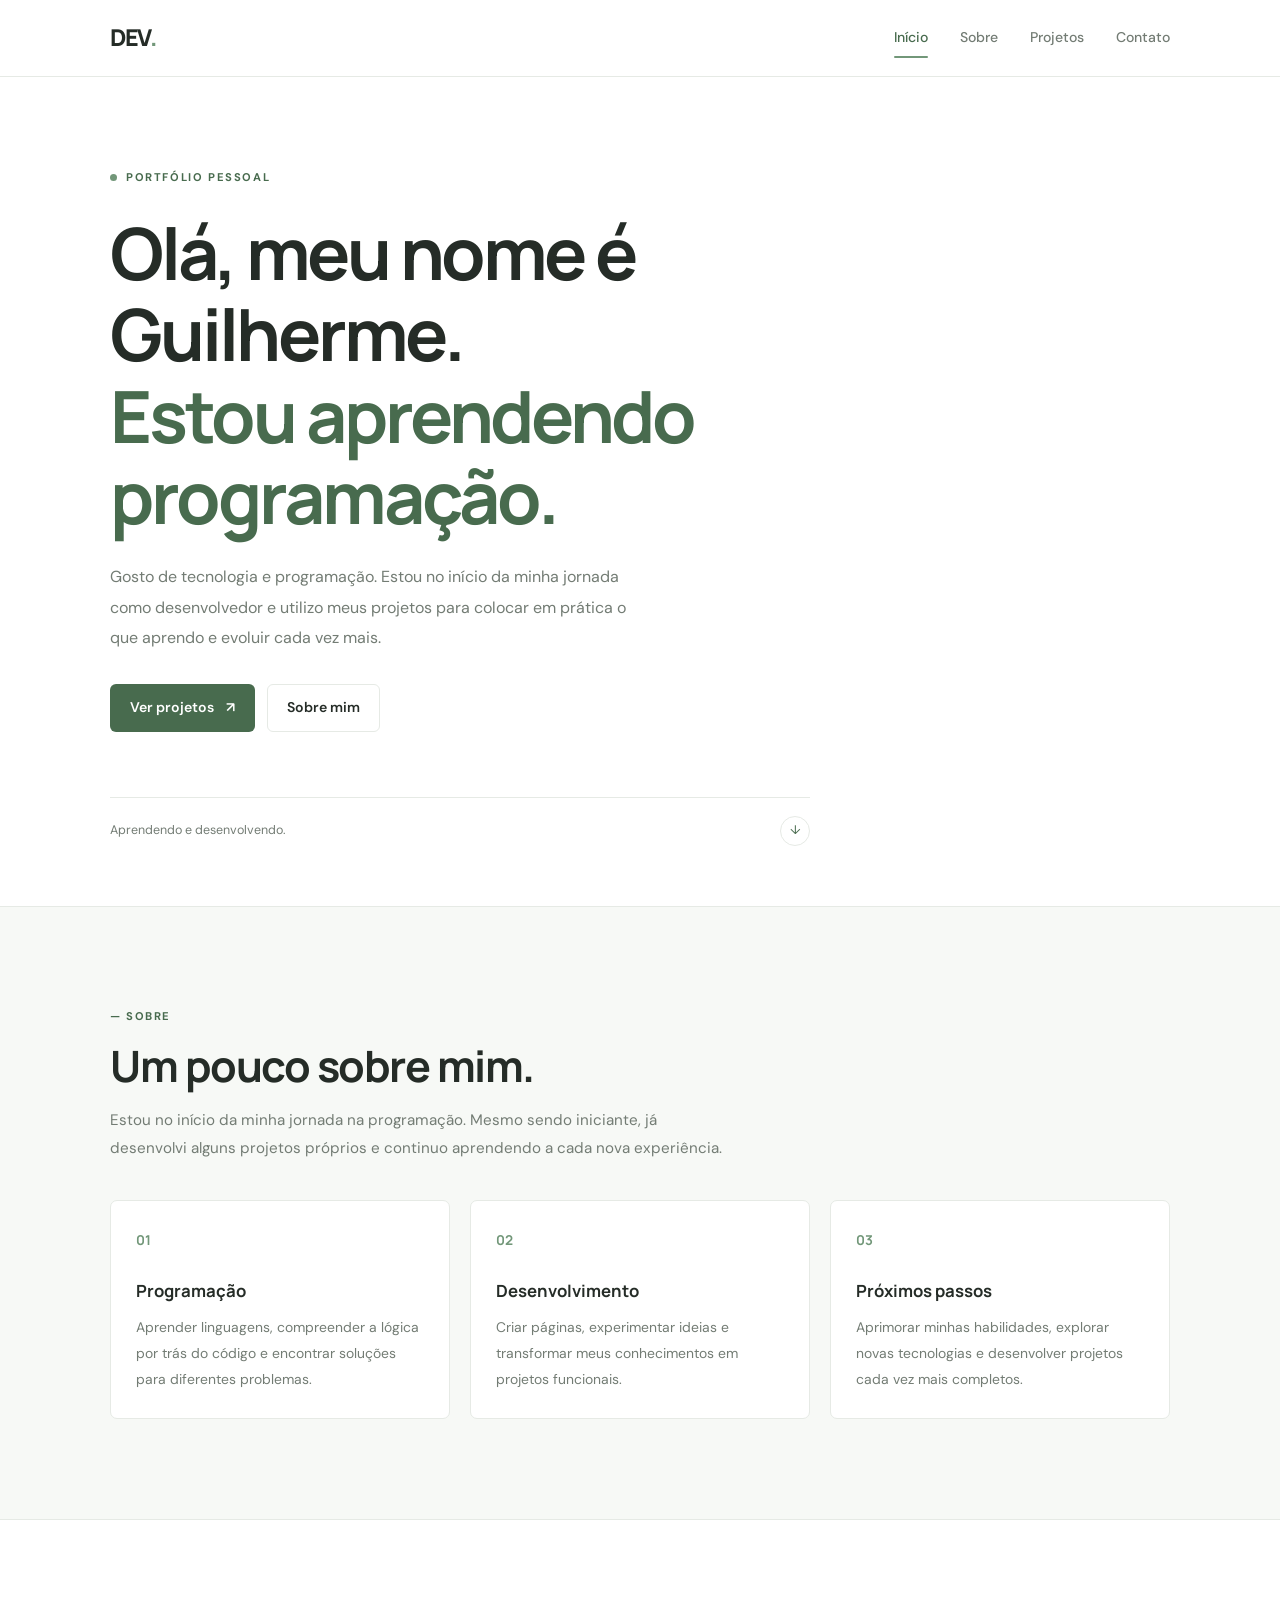
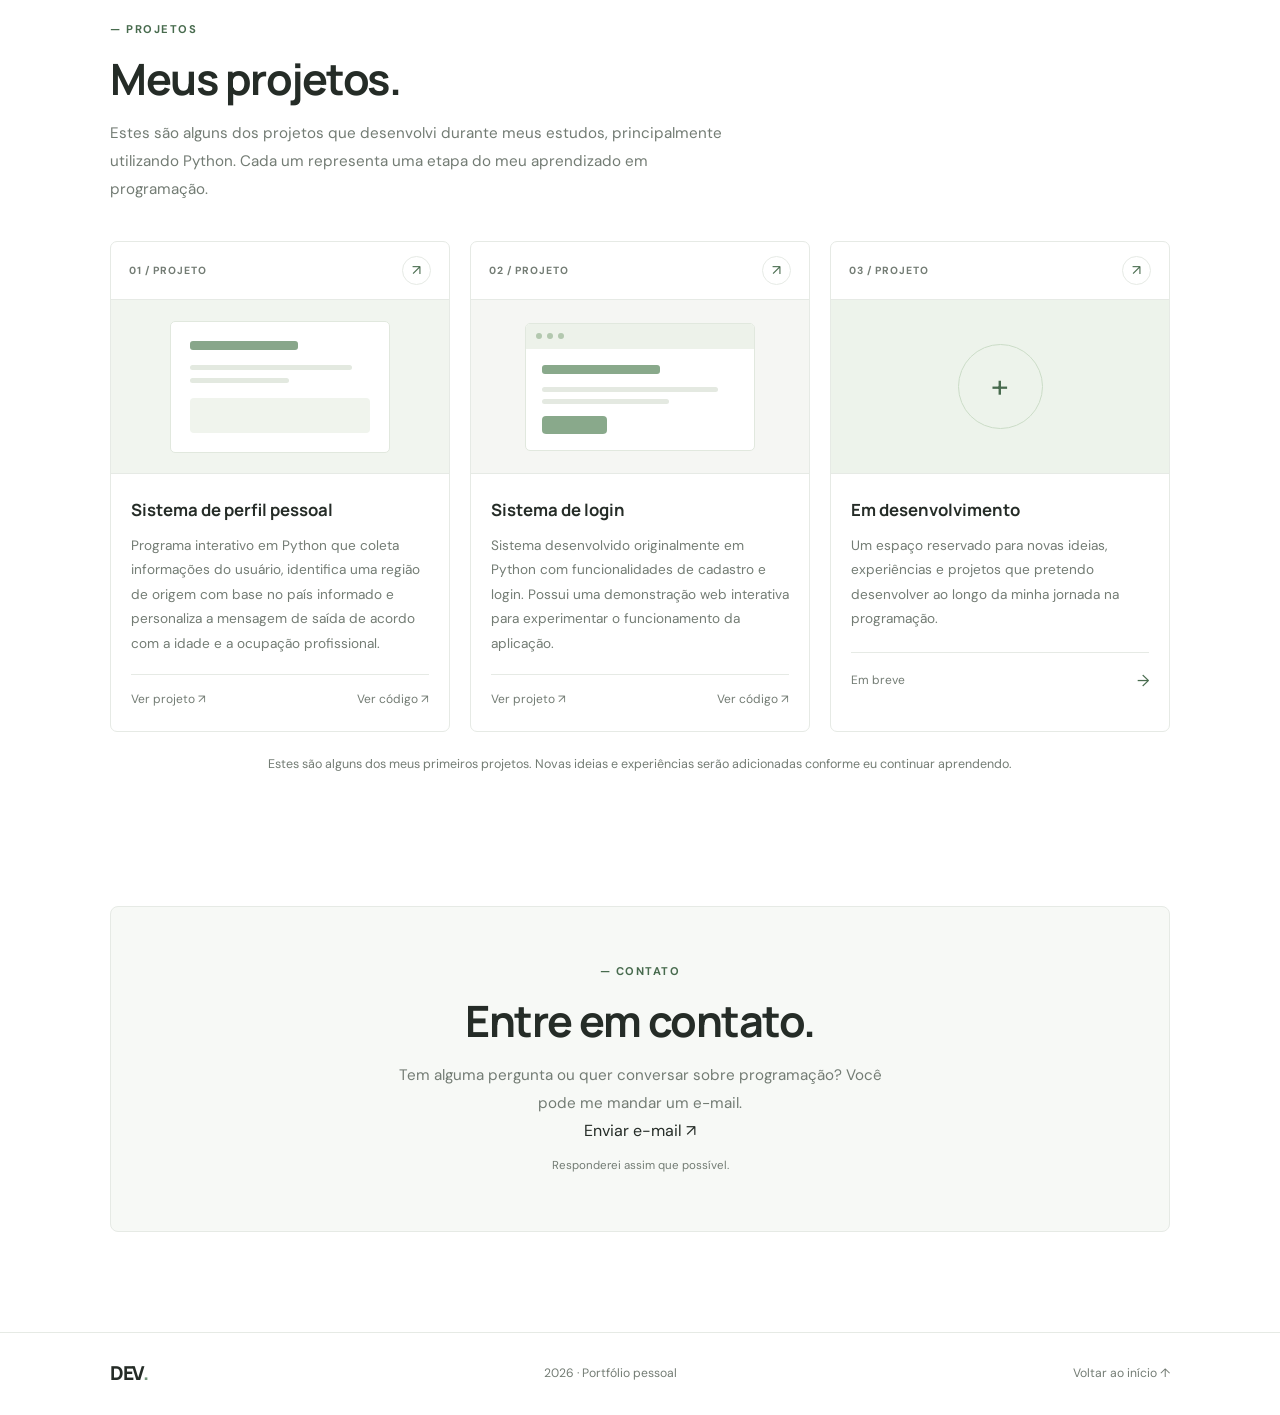
<file: index.html>
<!DOCTYPE html>
<html lang="pt-BR">

<head>
    <meta charset="UTF-8">
    <meta name="viewport" content="width=device-width, initial-scale=1.0">

    <meta
        name="description"
        content="Portfólio pessoal de Guilherme, desenvolvedor em formação. Conheça meus projetos em Python e desenvolvimento web."
    >

    <meta name="theme-color" content="#ffffff">

    <title>DEV. — Portfólio pessoal</title>

    <!-- Fontes -->
    <link rel="preconnect" href="https://fonts.googleapis.com">
    <link rel="preconnect" href="https://fonts.gstatic.com" crossorigin>

    <link
        href="https://fonts.googleapis.com/css2?family=DM+Sans:wght@400;500;600;700&family=Manrope:wght@400;500;600;700;800&display=swap"
        rel="stylesheet"
    >

    <!-- Arquivos do projeto -->
    <link rel="stylesheet" href="style.css">
    <script src="script.js" defer></script>
</head>

<body>

    <!-- Cabeçalho -->
    <header class="header">
        <div class="container header-content">

            <a href="#inicio" class="logo" aria-label="Página inicial">
                DEV<span>.</span>
            </a>

            <button
                class="menu-toggle"
                type="button"
                aria-label="Abrir menu"
                aria-expanded="false"
                aria-controls="navigation"
            >
                <span></span>
                <span></span>
            </button>

            <nav class="navigation" id="navigation" aria-label="Navegação principal">
                <a href="#inicio" class="nav-link active">Início</a>
                <a href="#sobre" class="nav-link">Sobre</a>
                <a href="#projetos" class="nav-link">Projetos</a>
                <a href="#contato" class="nav-link">Contato</a>
            </nav>

        </div>
    </header>


    <main>

        <!-- Apresentação -->
        <section class="hero section" id="inicio">
            <div class="container">

                <div class="hero-content reveal">

                    <span class="eyebrow">
                        <span class="status-dot"></span>
                        PORTFÓLIO PESSOAL
                    </span>

                    <h1>
                        Olá, meu nome é Guilherme.
                        <span>Estou aprendendo programação.</span>
                    </h1>

                    <p class="hero-description">
                        Gosto de tecnologia e programação. Estou no início
                        da minha jornada como desenvolvedor e utilizo meus
                        projetos para colocar em prática o que aprendo e
                        evoluir cada vez mais.
                    </p>

                    <div class="hero-actions">

                        <a href="#projetos" class="button button-primary">
                            Ver projetos
                            <span aria-hidden="true">↗</span>
                        </a>

                        <a href="#sobre" class="button button-secondary">
                            Sobre mim
                        </a>

                    </div>

                    <div class="hero-footer">
                        <span>Aprendendo e desenvolvendo.</span>

                        <a
                            href="#sobre"
                            aria-label="Continuar para a seção Sobre"
                        >
                            ↓
                        </a>
                    </div>

                </div>

            </div>
        </section>


        <!-- Sobre mim -->
        <section class="section about-section" id="sobre">
            <div class="container">

                <div class="section-heading reveal">
                    <span class="section-label">— SOBRE</span>

                    <h2>Um pouco sobre mim.</h2>

                    <p>
                        Estou no início da minha jornada na programação.
                        Mesmo sendo iniciante, já desenvolvi alguns projetos
                        próprios e continuo aprendendo a cada nova experiência.
                    </p>
                </div>

                <div class="about-grid">

                    <!-- Card 1 -->
                    <article class="about-card reveal">
                        <span class="card-number">01</span>

                        <h3>Programação</h3>

                        <p>
                            Aprender linguagens, compreender a lógica por
                            trás do código e encontrar soluções para
                            diferentes problemas.
                        </p>
                    </article>

                    <!-- Card 2 -->
                    <article class="about-card reveal">
                        <span class="card-number">02</span>

                        <h3>Desenvolvimento</h3>

                        <p>
                            Criar páginas, experimentar ideias e transformar
                            meus conhecimentos em projetos funcionais.
                        </p>
                    </article>

                    <!-- Card 3 -->
                    <article class="about-card reveal">
                        <span class="card-number">03</span>

                        <h3>Próximos passos</h3>

                        <p>
                            Aprimorar minhas habilidades, explorar novas
                            tecnologias e desenvolver projetos cada vez
                            mais completos.
                        </p>
                    </article>

                </div>

            </div>
        </section>


        <!-- Projetos -->
        <section class="section projects-section" id="projetos">
            <div class="container">

                <div class="section-heading reveal">
                    <span class="section-label">— PROJETOS</span>

                    <h2>Meus projetos.</h2>

                    <p>
                        Estes são alguns dos projetos que desenvolvi
                        durante meus estudos, principalmente utilizando
                        Python. Cada um representa uma etapa do meu
                        aprendizado em programação.
                    </p>
                </div>

                <div class="projects-grid">

                    <!-- Projeto 1: Sistema de perfil pessoal -->
                    <article class="project-card reveal">

                        <div class="project-top">
                            <span class="project-type">01 / PROJETO</span>

                            <span class="project-icon" aria-hidden="true">
                                ↗
                            </span>
                        </div>

                        <div class="project-preview preview-one">
                            <div class="preview-sheet">
                                <div class="sheet-heading"></div>
                                <div class="sheet-line"></div>
                                <div class="sheet-line short"></div>
                                <div class="sheet-block"></div>
                            </div>
                        </div>

                        <div class="project-info">
                            <h3>Sistema de perfil pessoal</h3>

                            <p>
                                Programa interativo em Python que coleta
                                informações do usuário, identifica uma
                                região de origem com base no país informado
                                e personaliza a mensagem de saída de acordo
                                com a idade e a ocupação profissional.
                            </p>

                            <div class="project-footer">

                                <a
                                    href="projeto-perfil.html"
                                    class="project-link"
                                >
                                    Ver projeto ↗
                                </a>

                                <a
                                    href="https://github.com/Nefele-coisinha/meus-estudos-python/blob/main/meus%20estudos%20python/questionario.py"
                                    class="project-link secondary"
                                    target="_blank"
                                    rel="noopener noreferrer"
                                >
                                    Ver código ↗
                                </a>

                            </div>
                        </div>

                    </article>


                    <!-- Projeto 2: Sistema de login -->
                    <article class="project-card reveal">

                        <div class="project-top">
                            <span class="project-type">02 / PROJETO</span>

                            <span class="project-icon" aria-hidden="true">
                                ↗
                            </span>
                        </div>

                        <div class="project-preview preview-two">
                            <div class="preview-window">

                                <div class="window-header">
                                    <span></span>
                                    <span></span>
                                    <span></span>
                                </div>

                                <div class="window-body">
                                    <div class="window-title"></div>
                                    <div class="window-line"></div>
                                    <div class="window-line short"></div>
                                    <div class="window-button"></div>
                                </div>

                            </div>
                        </div>

                        <div class="project-info">
                            <h3>Sistema de login</h3>

                            <p>
                                Sistema desenvolvido originalmente em Python
                                com funcionalidades de cadastro e login.
                                Possui uma demonstração web interativa para
                                experimentar o funcionamento da aplicação.
                            </p>

                            <div class="project-footer">

                                <a
                                    href="projeto-login.html"
                                    class="project-link"
                                >
                                    Ver projeto ↗
                                </a>

                                <a
                                    href="https://github.com/Nefele-coisinha/meus-estudos-python/blob/main/meus%20estudos%20python/login.py"
                                    class="project-link secondary"
                                    target="_blank"
                                    rel="noopener noreferrer"
                                >
                                    Ver código ↗
                                </a>

                            </div>
                        </div>

                    </article>


                    <!-- Projeto 3: Em desenvolvimento -->
                    <article class="project-card reveal">

                        <div class="project-top">
                            <span class="project-type">03 / PROJETO</span>

                            <span class="project-icon" aria-hidden="true">
                                ↗
                            </span>
                        </div>

                        <div class="project-preview preview-three">
                            <div class="preview-circle">
                                <span>+</span>
                            </div>
                        </div>

                        <div class="project-info">
                            <h3>Em desenvolvimento</h3>

                            <p>
                                Um espaço reservado para novas ideias,
                                experiências e projetos que pretendo
                                desenvolver ao longo da minha jornada
                                na programação.
                            </p>

                            <div class="project-footer">
                                <span>Em breve</span>

                                <span
                                    class="project-arrow"
                                    aria-hidden="true"
                                >
                                    →
                                </span>
                            </div>
                        </div>

                    </article>

                </div>

                <p class="projects-note reveal">
                    Estes são alguns dos meus primeiros projetos.
                    Novas ideias e experiências serão adicionadas
                    conforme eu continuar aprendendo.
                </p>

            </div>
        </section>


        <!-- Contato -->
        <section class="section contact-section" id="contato">
            <div class="container">

                <div class="contact-content reveal">

                    <span class="section-label">— CONTATO</span>

                    <h2>Entre em contato.</h2>

                    <p>
                        Tem alguma pergunta ou quer conversar sobre
                        programação? Você pode me mandar um e-mail.
                    </p>

                    <a
                        
                        href="https://mail.google.com/mail/?view=cm&fs=1&to=ripdiscord62@gmail.com"
                         class="contact-button"
                         target="_blank"
                        rel="noopener noreferrer"
                    >
                        Enviar e-mail
                    </a>
                        <span aria-hidden="true">↗</span>
                    </a>

                    <span class="contact-note">
                        Responderei assim que possível.
                    </span>

                </div>

            </div>
        </section>

    </main>


    <!-- Rodapé -->
    <footer class="footer">
        <div class="container footer-content">

            <a href="#inicio" class="logo" aria-label="Voltar ao início">
                DEV<span>.</span>
            </a>

            <p>
                <span id="current-year"></span>
                · Portfólio pessoal
            </p>

            <a href="#inicio" class="back-to-top">
                Voltar ao início ↑
            </a>

        </div>
    </footer>

</body>
</html>
</file>
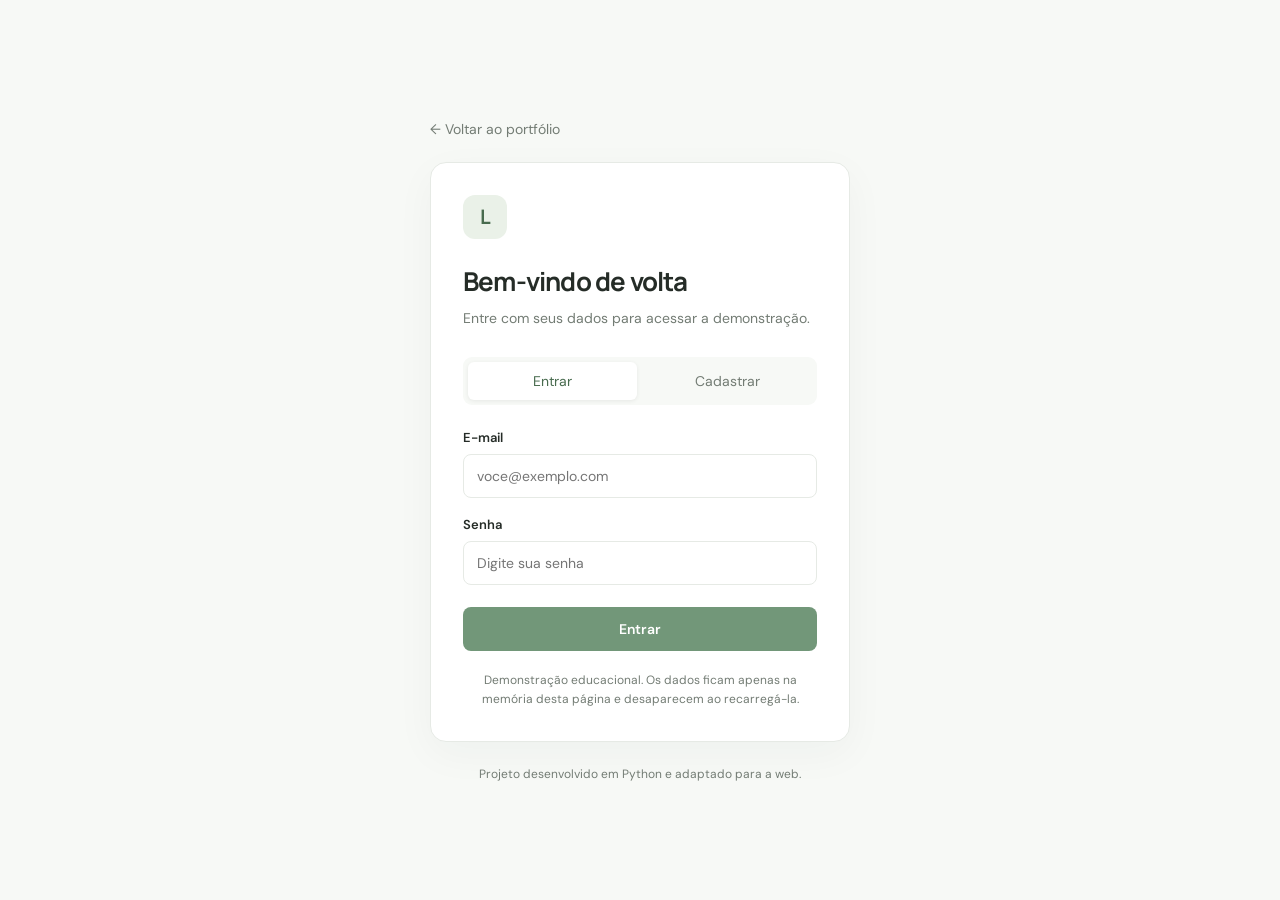
<file: projeto-login.html>
<!DOCTYPE html>
<html lang="pt-BR">
<head>
    <meta charset="UTF-8">
    <meta name="viewport" content="width=device-width, initial-scale=1.0">

    <title>Sistema de Login | Meu Portfólio</title>

    <link rel="preconnect" href="https://fonts.googleapis.com">
    <link rel="preconnect" href="https://fonts.gstatic.com" crossorigin>

    <link href="https://fonts.googleapis.com/css2?family=DM+Sans:wght@400;500;600;700&family=Manrope:wght@400;500;600;700&display=swap" rel="stylesheet">

    <style>
        :root {
            --background: #f7f9f6;
            --surface: #ffffff;
            --text: #252c27;
            --text-muted: #737c74;
            --green: #729779;
            --green-dark: #486b4e;
            --green-soft: #eaf1e8;
            --border: #e6eae5;
        }

        * {
            margin: 0;
            padding: 0;
            box-sizing: border-box;
        }

        body {
            min-height: 100vh;
            padding: 32px 20px;
            display: flex;
            align-items: center;
            justify-content: center;
            background: var(--background);
            color: var(--text);
            font-family: "DM Sans", sans-serif;
        }

        .container {
            width: 100%;
            max-width: 420px;
        }

        .back-link {
            display: inline-block;
            margin-bottom: 24px;
            color: var(--text-muted);
            text-decoration: none;
            font-size: 14px;
            transition: color 0.2s;
        }

        .back-link:hover {
            color: var(--green-dark);
        }

        .login-card {
            padding: 32px;
            background: var(--surface);
            border: 1px solid var(--border);
            border-radius: 16px;
            box-shadow: 0 12px 40px rgba(37, 44, 39, 0.04);
        }

        .brand {
            width: 44px;
            height: 44px;
            display: grid;
            place-items: center;
            margin-bottom: 24px;
            border-radius: 12px;
            background: var(--green-soft);
            color: var(--green-dark);
            font-family: "Manrope", sans-serif;
            font-size: 20px;
            font-weight: 700;
        }

        h1 {
            margin-bottom: 8px;
            font-family: "Manrope", sans-serif;
            font-size: 26px;
            font-weight: 700;
            letter-spacing: -0.8px;
        }

        .subtitle {
            margin-bottom: 28px;
            color: var(--text-muted);
            font-size: 14px;
            line-height: 1.6;
        }

        .tabs {
            display: grid;
            grid-template-columns: 1fr 1fr;
            gap: 6px;
            padding: 5px;
            margin-bottom: 24px;
            border-radius: 9px;
            background: var(--background);
        }

        .tab {
            padding: 10px;
            border: none;
            border-radius: 6px;
            background: transparent;
            color: var(--text-muted);
            font-family: inherit;
            font-size: 14px;
            cursor: pointer;
            transition: background 0.2s, color 0.2s;
        }

        .tab.active {
            background: white;
            color: var(--green-dark);
            box-shadow: 0 1px 4px rgba(0, 0, 0, 0.07);
        }

        .field {
            margin-bottom: 18px;
        }

        label {
            display: block;
            margin-bottom: 8px;
            font-size: 13px;
            font-weight: 600;
        }

        input {
            width: 100%;
            padding: 12px 13px;
            border: 1px solid var(--border);
            border-radius: 8px;
            outline: none;
            background: white;
            color: var(--text);
            font-family: inherit;
            font-size: 14px;
            transition: border-color 0.2s, box-shadow 0.2s;
        }

        input:focus {
            border-color: var(--green);
            box-shadow: 0 0 0 3px rgba(114, 151, 121, 0.12);
        }

        .submit-button {
            width: 100%;
            margin-top: 4px;
            padding: 13px;
            border: none;
            border-radius: 8px;
            background: var(--green);
            color: white;
            font-family: inherit;
            font-size: 14px;
            font-weight: 600;
            cursor: pointer;
            transition: background 0.2s, transform 0.2s;
        }

        .submit-button:hover {
            background: var(--green-dark);
        }

        .submit-button:active {
            transform: scale(0.99);
        }

        .message {
            display: none;
            margin-top: 18px;
            padding: 12px;
            border-radius: 8px;
            font-size: 13px;
            line-height: 1.5;
            overflow-wrap: anywhere;
        }

        .message.success {
            display: block;
            background: var(--green-soft);
            color: var(--green-dark);
        }

        .message.error {
            display: block;
            background: #fff0ee;
            color: #a33f35;
        }

        .demo-note {
            margin-top: 20px;
            color: var(--text-muted);
            font-size: 12px;
            line-height: 1.6;
            text-align: center;
        }

        .footer {
            margin-top: 24px;
            color: var(--text-muted);
            font-size: 12px;
            text-align: center;
        }

        @media (max-width: 420px) {
            .login-card {
                padding: 24px;
            }
        }
    </style>
</head>

<body>
    <main class="container">
        <a href="index.html#projetos" class="back-link">
            ← Voltar ao portfólio
        </a>

        <section class="login-card">
            <div class="brand">L</div>

            <h1 id="title">Bem-vindo de volta</h1>

            <p class="subtitle" id="subtitle">
                Entre com seus dados para acessar a demonstração.
            </p>

            <div class="tabs">
                <button class="tab active" id="loginTab" type="button">
                    Entrar
                </button>

                <button class="tab" id="registerTab" type="button">
                    Cadastrar
                </button>
            </div>

            <form id="authForm">
                <div class="field">
                    <label for="email">E-mail</label>

                    <input
                        type="email"
                        id="email"
                        placeholder="voce@exemplo.com"
                        autocomplete="email"
                        required
                    >
                </div>

                <div class="field">
                    <label for="password">Senha</label>

                    <input
                        type="password"
                        id="password"
                        placeholder="Digite sua senha"
                        autocomplete="current-password"
                        required
                    >
                </div>

                <button class="submit-button" id="submitButton" type="submit">
                    Entrar
                </button>
            </form>

            <div class="message" id="message" role="status" aria-live="polite"></div>

            <p class="demo-note">
                Demonstração educacional. Os dados ficam apenas na memória
                desta página e desaparecem ao recarregá-la.
            </p>
        </section>

        <p class="footer">
            Projeto desenvolvido em Python e adaptado para a web.
        </p>
    </main>

    <script>
        const usuarios = {};
        const maxTentativas = 3;

        let modo = "login";
        let tentativas = 0;

        const form = document.getElementById("authForm");
        const loginTab = document.getElementById("loginTab");
        const registerTab = document.getElementById("registerTab");
        const title = document.getElementById("title");
        const subtitle = document.getElementById("subtitle");
        const submitButton = document.getElementById("submitButton");
        const message = document.getElementById("message");
        const emailInput = document.getElementById("email");
        const passwordInput = document.getElementById("password");

        function mostrarMensagem(texto, tipo) {
            message.textContent = texto;
            message.className = "message " + tipo;
        }

        function limparMensagem() {
            message.textContent = "";
            message.className = "message";
        }

        function mudarModo(novoModo) {
            modo = novoModo;
            limparMensagem();

            loginTab.classList.toggle("active", modo === "login");
            registerTab.classList.toggle("active", modo === "cadastro");

            if (modo === "login") {
                title.textContent = "Bem-vindo de volta";
                subtitle.textContent =
                    "Entre com seus dados para acessar a demonstração.";
                submitButton.textContent = "Entrar";
                passwordInput.autocomplete = "current-password";
            } else {
                title.textContent = "Criar conta";
                subtitle.textContent =
                    "Preencha os campos para cadastrar um usuário de teste.";
                submitButton.textContent = "Cadastrar";
                passwordInput.autocomplete = "new-password";
            }
        }

        loginTab.addEventListener("click", () => mudarModo("login"));
        registerTab.addEventListener("click", () => mudarModo("cadastro"));

        form.addEventListener("submit", function(event) {
            event.preventDefault();

            const email = emailInput.value.trim().toLowerCase();
            const senha = passwordInput.value;

            if (!email || !senha.trim()) {
                mostrarMensagem(
                    "E-mail e senha são obrigatórios.",
                    "error"
                );
                return;
            }

            if (modo === "cadastro") {
                if (usuarios[email]) {
                    mostrarMensagem(
                        "Já existe um usuário cadastrado com esse e-mail.",
                        "error"
                    );
                    return;
                }

                usuarios[email] = senha;

                mostrarMensagem(
                    "Usuário cadastrado com sucesso! Agora você pode entrar.",
                    "success"
                );

                form.reset();
                mudarModo("login");
                return;
            }

            if (tentativas >= maxTentativas) {
                mostrarMensagem(
                    "Limite de tentativas demonstrativas atingido. Recarregue a página para reiniciar.",
                    "error"
                );
                return;
            }

            if (!usuarios[email] || usuarios[email] !== senha) {
                tentativas++;

                const restantes = maxTentativas - tentativas;

                if (restantes > 0) {
                    mostrarMensagem(
                        `E-mail ou senha incorretos. Tentativas restantes: ${restantes}.`,
                        "error"
                    );
                } else {
                    mostrarMensagem(
                        "Limite de tentativas atingido. Recarregue a página para reiniciar.",
                        "error"
                    );
                }

                return;
            }

            mostrarMensagem(
                `Login bem-sucedido! Você entrou como ${email}.`,
                "success"
            );

            form.reset();
        });
    </script>
</body>
</html>
</file>
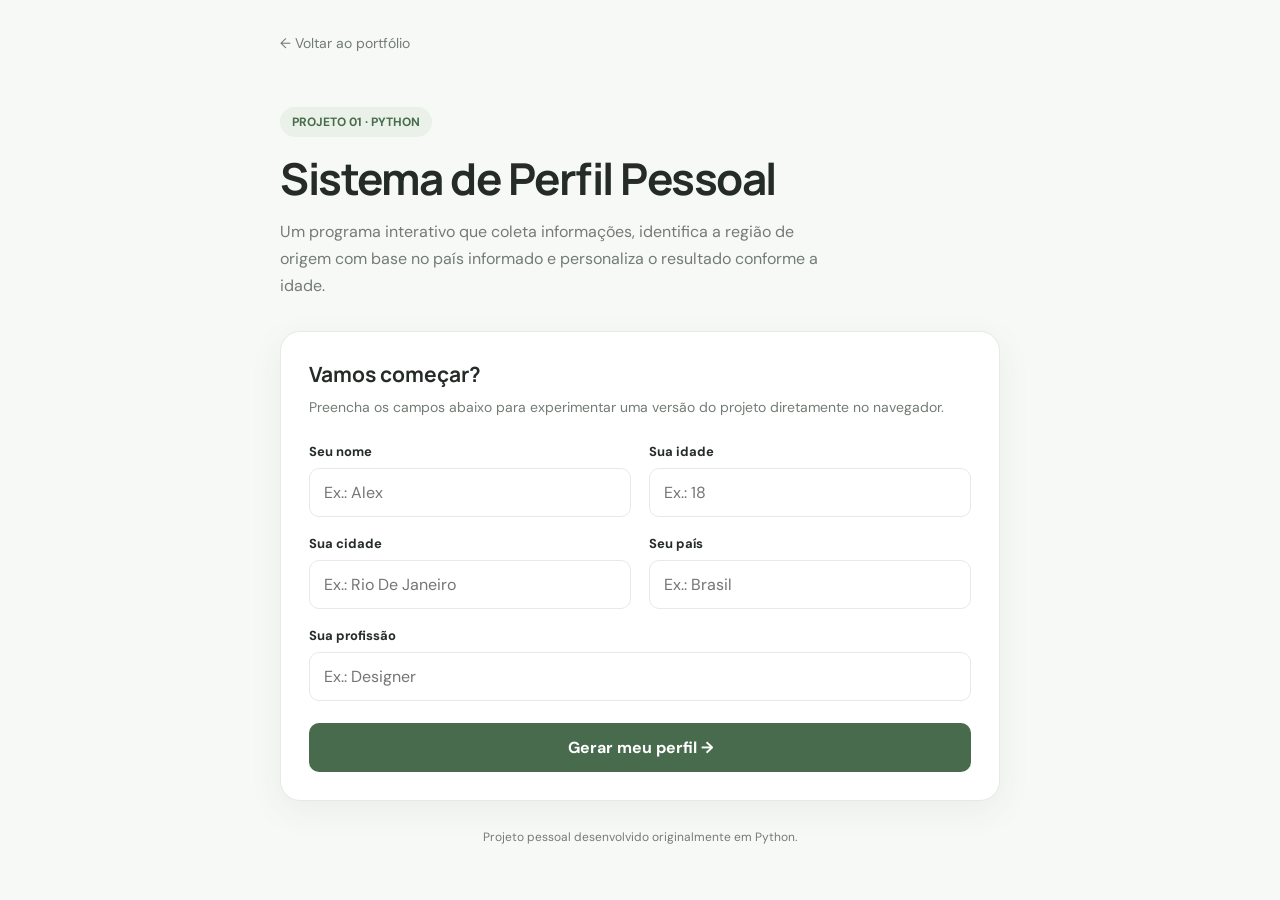
<file: projeto-perfil.html>
<!DOCTYPE html>
<html lang="pt-BR">
<head>
    <meta charset="UTF-8">
    <meta name="viewport" content="width=device-width, initial-scale=1.0">

    <title>Sistema de Perfil Pessoal</title>

    <link rel="preconnect" href="https://fonts.googleapis.com">
    <link rel="preconnect" href="https://fonts.gstatic.com" crossorigin>

    <link href="https://fonts.googleapis.com/css2?family=DM+Sans:wght@400;500;600;700&family=Manrope:wght@400;500;600;700;800&display=swap"
          rel="stylesheet">

    <style>
        :root {
            --background: #f7f9f6;
            --surface: #ffffff;
            --text: #252c27;
            --muted: #737c74;
            --green: #729779;
            --green-dark: #486b4e;
            --green-soft: #eaf1e8;
            --border: #e6eae5;
        }

        * {
            margin: 0;
            padding: 0;
            box-sizing: border-box;
        }

        body {
            min-height: 100vh;
            padding: 32px 20px;
            background: var(--background);
            color: var(--text);
            font-family: "DM Sans", sans-serif;
        }

        a {
            color: inherit;
            text-decoration: none;
        }

        .container {
            width: 100%;
            max-width: 720px;
            margin: 0 auto;
        }

        .back {
            display: inline-flex;
            align-items: center;
            gap: 8px;
            color: var(--muted);
            font-size: 14px;
            transition: color 0.2s;
        }

        .back:hover {
            color: var(--green-dark);
        }

        header {
            margin: 54px 0 32px;
        }

        .tag {
            display: inline-block;
            margin-bottom: 16px;
            padding: 7px 12px;
            border-radius: 100px;
            background: var(--green-soft);
            color: var(--green-dark);
            font-size: 12px;
            font-weight: 700;
        }

        h1, h2 {
            font-family: "Manrope", sans-serif;
        }

        h1 {
            margin-bottom: 14px;
            font-size: clamp(30px, 6vw, 44px);
            line-height: 1.15;
            letter-spacing: -1.5px;
        }

        header p {
            max-width: 540px;
            color: var(--muted);
            line-height: 1.7;
        }

        .panel {
            padding: 28px;
            border: 1px solid var(--border);
            border-radius: 20px;
            background: var(--surface);
            box-shadow: 0 10px 35px #253c2910;
        }

        .panel h2 {
            margin-bottom: 8px;
            font-size: 21px;
        }

        .description {
            margin-bottom: 24px;
            color: var(--muted);
            font-size: 14px;
            line-height: 1.6;
        }

        .form-grid {
            display: grid;
            grid-template-columns: 1fr 1fr;
            gap: 18px;
        }

        .field {
            display: flex;
            flex-direction: column;
            gap: 8px;
        }

        .field.full {
            grid-column: 1 / -1;
        }

        label {
            font-size: 13px;
            font-weight: 700;
        }

        input {
            width: 100%;
            padding: 13px 14px;
            border: 1px solid var(--border);
            border-radius: 10px;
            outline: none;
            background: #fff;
            color: var(--text);
            font: inherit;
            transition: border-color 0.2s, box-shadow 0.2s;
        }

        input:focus {
            border-color: var(--green);
            box-shadow: 0 0 0 3px #72977920;
        }

        button {
            width: 100%;
            margin-top: 22px;
            padding: 14px;
            border: none;
            border-radius: 10px;
            background: var(--green-dark);
            color: white;
            font: inherit;
            font-weight: 700;
            cursor: pointer;
            transition: background 0.2s, transform 0.2s;
        }

        button:hover {
            background: var(--green);
            transform: translateY(-2px);
        }

        .result {
            display: none;
            margin-top: 24px;
            padding: 20px;
            border: 1px solid #d9e7d7;
            border-radius: 12px;
            background: var(--green-soft);
            line-height: 1.8;
            overflow-wrap: anywhere;
        }

        .result.visible {
            display: block;
        }

        .result strong {
            color: var(--green-dark);
        }

        .result h3 {
            margin-bottom: 8px;
            font-family: "Manrope", sans-serif;
        }

        .result p + p {
            margin-top: 5px;
        }

        footer {
            margin-top: 28px;
            color: var(--muted);
            text-align: center;
            font-size: 12px;
        }

        @media (max-width: 520px) {
            body {
                padding: 24px 16px;
            }

            header {
                margin-top: 42px;
            }

            .panel {
                padding: 21px;
            }

            .form-grid {
                grid-template-columns: 1fr;
            }

            .field.full {
                grid-column: auto;
            }
        }
    </style>
</head>

<body>
    <main class="container">

        <a class="back" href="index.html#projetos">
            ← Voltar ao portfólio
        </a>

        <header>
            <span class="tag">PROJETO 01 · PYTHON</span>

            <h1>Sistema de Perfil Pessoal</h1>

            <p>
                Um programa interativo que coleta informações,
                identifica a região de origem com base no país
                informado e personaliza o resultado conforme a idade.
            </p>
        </header>

        <section class="panel">
            <h2>Vamos começar?</h2>

            <p class="description">
                Preencha os campos abaixo para experimentar
                uma versão do projeto diretamente no navegador.
            </p>

            <form id="profile-form">
                <div class="form-grid">

                    <div class="field">
                        <label for="nome">Seu nome</label>
                        <input
                            id="nome"
                            type="text"
                            placeholder="Ex.: Alex"
                            required
                        >
                    </div>

                    <div class="field">
                        <label for="idade">Sua idade</label>
                        <input
                            id="idade"
                            type="number"
                            min="0"
                            max="120"
                            placeholder="Ex.: 18"
                            required
                        >
                    </div>

                    <div class="field">
                        <label for="cidade">Sua cidade</label>
                        <input
                            id="cidade"
                            type="text"
                            placeholder="Ex.: Rio De Janeiro"
                            required
                        >
                    </div>

                    <div class="field">
                        <label for="pais">Seu país</label>
                        <input
                            id="pais"
                            type="text"
                            placeholder="Ex.: Brasil"
                            required
                        >
                    </div>

                    <div class="field full" id="trabalho-field" hidden>
                        <label for="trabalho">Sua profissão</label>
                        <input
                            id="trabalho"
                            type="text"
                            placeholder="Ex.: Designer"
                        >
                    </div>

                </div>

                <button type="submit">Gerar meu perfil →</button>
            </form>

            <div class="result" id="resultado" aria-live="polite"></div>
        </section>

        <footer>
            Projeto pessoal desenvolvido originalmente em Python.
        </footer>

    </main>

    <script>
        const form = document.getElementById("profile-form");
        const idadeInput = document.getElementById("idade");
        const trabalhoField = document.getElementById("trabalho-field");
        const trabalhoInput = document.getElementById("trabalho");
        const resultado = document.getElementById("resultado");

        const grupos = {
            latino: [
                "brasil", "argentina", "chile", "peru"
            ],

            "norte-americano": [
                "estados unidos", "canadá", "canada", "alaska"
            ],

            europeu: [
                "frança", "franca", "alemanha",
                "itália", "italia", "espanha", "portugal"
            ],

            asiático: [
                "japão", "japao", "china", "coreia",
                "rússia", "russia", "índia", "india"
            ]
        };

        function normalizar(texto) {
            return texto
                .trim()
                .toLocaleLowerCase("pt-BR")
                .normalize("NFD")
                .replace(/[\u0300-\u036f]/g, "");
        }

        function identificarOrigem(pais) {
            const paisNormalizado = normalizar(pais);

            for (const [origem, paises] of Object.entries(grupos)) {
                if (paises.some(p => normalizar(p) === paisNormalizado)) {
                    return origem;
                }
            }

            return "origem desconhecida";
        }

        function atualizarCampoTrabalho() {
            const idade = Number(idadeInput.value);
            const maiorDeIdade =
                idadeInput.value !== "" && idade >= 18;

            trabalhoField.hidden = !maiorDeIdade;
            trabalhoInput.required = maiorDeIdade;

            if (!maiorDeIdade) {
                trabalhoInput.value = "";
            }
        }

        idadeInput.addEventListener("input", atualizarCampoTrabalho);

        form.addEventListener("submit", function(event) {
            event.preventDefault();

            const nome = document.getElementById("nome").value.trim();
            const idade = Number(idadeInput.value);
            const cidade = document.getElementById("cidade").value.trim();
            const pais = document.getElementById("pais").value.trim();

            if (
                !nome || !cidade || !pais ||
                idadeInput.value === "" ||
                !Number.isInteger(idade) ||
                idade < 0 || idade > 120
            ) {
                return;
            }

            const origem = identificarOrigem(pais);

            let mensagem;

            if (idade >= 18) {
                const trabalho = trabalhoInput.value.trim();

                if (!trabalho) {
                    trabalhoInput.focus();
                    return;
                }

                mensagem = `${nome}, você é maior de idade, ` +
                    `seu trabalho é ${trabalho}, você é ${origem} ` +
                    `e mora em ${cidade}!`;
            } else {
                mensagem = `${nome}, você ainda é menor de idade, ` +
                    `você é ${origem} e mora em ${cidade}!`;
            }

            const titulo = document.createElement("h3");
            titulo.textContent = "Seu perfil";

            const texto = document.createElement("p");
            texto.textContent = mensagem;

            resultado.replaceChildren(titulo, texto);
            resultado.classList.add("visible");
        });

        atualizarCampoTrabalho();
    </script>
</body>
</html>
</file>
<file: style.css>
/* =====================================
   VARIÁVEIS
===================================== */

:root {
    --background: #ffffff;
    --background-soft: #f7f9f6;
    --surface: #ffffff;

    --text: #252c27;
    --text-muted: #737c74;

    --green: #729779;
    --green-dark: #486b4e;
    --green-soft: #eaf1e8;

    --border: #e6eae5;

    --font-body: "DM Sans", sans-serif;
    --font-heading: "Manrope", sans-serif;

    --container: 1060px;
}


/* =====================================
   BASE
===================================== */

* {
    margin: 0;
    padding: 0;
    box-sizing: border-box;
}

html {
    scroll-behavior: smooth;
    scroll-padding-top: 90px;
}

body {
    background: var(--background);
    color: var(--text);

    font-family: var(--font-body);
    font-size: 16px;
    line-height: 1.7;

    -webkit-font-smoothing: antialiased;
}

a {
    color: inherit;
    text-decoration: none;
}

button {
    font: inherit;
}

button,
a {
    -webkit-tap-highlight-color: transparent;
}

button:focus-visible,
a:focus-visible {
    outline: 2px solid var(--green);
    outline-offset: 4px;
}

::selection {
    background: var(--green-soft);
    color: var(--green-dark);
}

.container {
    width: min(var(--container), calc(100% - 48px));
    margin-inline: auto;
}

.section {
    padding: 100px 0;
}


/* =====================================
   CABEÇALHO
===================================== */

.header {
    position: sticky;
    top: 0;
    z-index: 100;

    background: rgba(255, 255, 255, 0.94);
    border-bottom: 1px solid var(--border);

    backdrop-filter: blur(10px);
    -webkit-backdrop-filter: blur(10px);
}

.header-content {
    min-height: 76px;

    display: flex;
    align-items: center;
    justify-content: space-between;
}

.logo {
    font-family: var(--font-heading);
    font-size: 1.45rem;
    font-weight: 800;
    letter-spacing: -1.5px;
}

.logo span {
    color: var(--green);
}

.navigation {
    display: flex;
    align-items: center;
    gap: 32px;
}

.nav-link {
    position: relative;

    color: var(--text-muted);
    font-size: 0.88rem;
    font-weight: 500;

    transition: color 0.2s ease;
}

.nav-link:hover,
.nav-link.active {
    color: var(--green-dark);
}

.nav-link.active::after {
    content: "";

    position: absolute;
    left: 0;
    right: 0;
    bottom: -8px;

    height: 2px;
    border-radius: 2px;
    background: var(--green);
}

.menu-toggle {
    display: none;
}


/* =====================================
   APRESENTAÇÃO
===================================== */

.hero {
    min-height: 570px;

    display: flex;
    align-items: center;

    padding-top: 85px;
    padding-bottom: 60px;
}

.hero-content {
    max-width: 750px;
}

.eyebrow {
    display: inline-flex;
    align-items: center;
    gap: 9px;

    margin-bottom: 25px;

    color: var(--green-dark);
    font-size: 0.7rem;
    font-weight: 700;
    letter-spacing: 1.6px;
}

.status-dot {
    width: 7px;
    height: 7px;

    border-radius: 50%;
    background: var(--green);
}

.hero h1 {
    max-width: 720px;

    font-family: var(--font-heading);
    font-size: clamp(2.8rem, 6vw, 4.5rem);
    font-weight: 700;
    line-height: 1.13;
    letter-spacing: -3px;
}

.hero h1 span {
    display: block;
    color: var(--green-dark);
}

.hero-description {
    max-width: 540px;
    margin-top: 25px;

    color: var(--text-muted);
    font-size: 1rem;
    line-height: 1.9;
}

.hero-actions {
    display: flex;
    flex-wrap: wrap;
    gap: 12px;

    margin-top: 30px;
}

.button {
    min-height: 47px;
    padding: 11px 19px;

    display: inline-flex;
    align-items: center;
    justify-content: center;
    gap: 12px;

    border: 1px solid transparent;
    border-radius: 6px;

    font-size: 0.88rem;
    font-weight: 600;

    transition:
        background 0.2s ease,
        border-color 0.2s ease,
        color 0.2s ease,
        transform 0.2s ease;
}

.button:hover {
    transform: translateY(-2px);
}

.button-primary {
    background: var(--green-dark);
    color: #ffffff;
}

.button-primary:hover {
    background: #38563e;
}

.button-secondary {
    background: #ffffff;
    border-color: var(--border);
    color: var(--text);
}

.button-secondary:hover {
    border-color: var(--green);
    color: var(--green-dark);
}

.hero-footer {
    max-width: 700px;
    margin-top: 65px;
    padding-top: 18px;

    display: flex;
    align-items: center;
    justify-content: space-between;

    border-top: 1px solid var(--border);

    color: var(--text-muted);
    font-size: 0.78rem;
}

.hero-footer a {
    width: 30px;
    height: 30px;

    display: grid;
    place-items: center;

    border: 1px solid var(--border);
    border-radius: 50%;

    color: var(--green-dark);

    transition:
        background 0.2s ease,
        transform 0.2s ease;
}

.hero-footer a:hover {
    background: var(--green-soft);
    transform: translateY(2px);
}


/* =====================================
   TÍTULOS DAS SEÇÕES
===================================== */

.section-heading {
    max-width: 620px;
    margin-bottom: 38px;
}

.section-label {
    display: block;
    margin-bottom: 13px;

    color: var(--green-dark);
    font-size: 0.7rem;
    font-weight: 700;
    letter-spacing: 1.5px;
}

.section-heading h2,
.contact-content h2 {
    font-family: var(--font-heading);
    font-size: clamp(2rem, 4vw, 2.7rem);
    font-weight: 700;
    line-height: 1.25;
    letter-spacing: -1.5px;
}

.section-heading > p,
.contact-content > p {
    margin-top: 13px;

    color: var(--text-muted);
    font-size: 0.95rem;
    line-height: 1.85;
}


/* =====================================
   SOBRE
===================================== */

.about-section {
    background: var(--background-soft);
    border-top: 1px solid var(--border);
    border-bottom: 1px solid var(--border);
}

.about-grid {
    display: grid;
    grid-template-columns: repeat(3, minmax(0, 1fr));
    gap: 20px;
}

.about-card {
    padding: 25px;

    background: var(--surface);
    border: 1px solid var(--border);
    border-radius: 7px;

    transition:
        border-color 0.2s ease,
        transform 0.2s ease;
}

.about-card:hover {
    border-color: #c5d7c3;
    transform: translateY(-3px);
}

.card-number {
    display: inline-block;
    margin-bottom: 25px;

    color: var(--green);
    font-family: var(--font-heading);
    font-size: 0.85rem;
    font-weight: 700;
}

.about-card h3 {
    margin-bottom: 10px;

    font-family: var(--font-heading);
    font-size: 1.05rem;
    font-weight: 700;
}

.about-card p {
    color: var(--text-muted);
    font-size: 0.87rem;
    line-height: 1.85;
}


/* =====================================
   PROJETOS
===================================== */

.projects-section {
    background: var(--background);
}

.projects-grid {
    display: grid;
    grid-template-columns: repeat(3, minmax(0, 1fr));
    gap: 20px;
}

.project-card {
    min-width: 0;
    overflow: hidden;

    background: var(--surface);
    border: 1px solid var(--border);
    border-radius: 7px;

    transition:
        border-color 0.2s ease,
        transform 0.2s ease,
        box-shadow 0.2s ease;
}

.project-card:hover {
    border-color: #c5d7c3;
    box-shadow: 0 8px 24px rgba(45, 69, 48, 0.05);
    transform: translateY(-3px);
}

.project-top {
    min-height: 57px;
    padding: 0 18px;

    display: flex;
    align-items: center;
    justify-content: space-between;
}

.project-type {
    color: var(--text-muted);
    font-size: 0.65rem;
    font-weight: 700;
    letter-spacing: 1px;
}

.project-icon {
    width: 29px;
    height: 29px;

    display: grid;
    place-items: center;

    border: 1px solid var(--border);
    border-radius: 50%;

    color: var(--green-dark);
    font-size: 0.9rem;

    transition:
        background 0.2s ease,
        transform 0.2s ease;
}

.project-card:hover .project-icon {
    background: var(--green-soft);
    transform: translate(2px, -2px);
}

.project-preview {
    height: 175px;
    padding: 20px;

    display: grid;
    place-items: center;

    overflow: hidden;
    border-top: 1px solid var(--border);
    border-bottom: 1px solid var(--border);
}

.preview-one {
    background: #f1f5ef;
}

.preview-two {
    background: #f5f6f3;
}

.preview-three {
    background: #edf3eb;
}

.preview-sheet {
    width: 78%;
    max-width: 220px;
    padding: 19px;

    background: #ffffff;
    border: 1px solid #e1e8de;
    border-radius: 5px;
}

.sheet-heading {
    width: 60%;
    height: 9px;
    margin-bottom: 15px;

    border-radius: 3px;
    background: #88a68a;
}

.sheet-line {
    width: 90%;
    height: 5px;
    margin-bottom: 8px;

    border-radius: 3px;
    background: #e3e9e0;
}

.sheet-line.short {
    width: 55%;
}

.sheet-block {
    width: 100%;
    height: 35px;
    margin-top: 15px;

    border-radius: 4px;
    background: #f0f4ed;
}

.preview-window {
    width: 82%;
    max-width: 230px;
    overflow: hidden;

    background: #ffffff;
    border: 1px solid #e1e8de;
    border-radius: 5px;
}

.window-header {
    height: 25px;
    padding: 0 10px;

    display: flex;
    align-items: center;
    gap: 5px;

    background: #edf2ea;
}

.window-header span {
    width: 6px;
    height: 6px;

    border-radius: 50%;
    background: #b3c8af;
}

.window-body {
    padding: 16px;
}

.window-title {
    width: 60%;
    height: 9px;
    margin-bottom: 13px;

    border-radius: 3px;
    background: #89a98b;
}

.window-line {
    width: 90%;
    height: 5px;
    margin-bottom: 7px;

    border-radius: 3px;
    background: #e4e9e1;
}

.window-line.short {
    width: 65%;
}

.window-button {
    width: 65px;
    height: 18px;
    margin-top: 12px;

    border-radius: 4px;
    background: #89a98b;
}

.preview-circle {
    width: 85px;
    height: 85px;

    display: grid;
    place-items: center;

    border: 1px solid #cbdcc7;
    border-radius: 50%;

    color: var(--green-dark);
    font-size: 2rem;

    transition:
        background 0.25s ease,
        transform 0.25s ease;
}

.project-card:hover .preview-circle {
    background: #ffffff;
    transform: rotate(90deg);
}

.project-info {
    padding: 22px 20px;
}

.project-info h3 {
    margin-bottom: 9px;

    font-family: var(--font-heading);
    font-size: 1.05rem;
    font-weight: 700;
}

.project-info p {
    min-height: 100px;

    color: var(--text-muted);
    font-size: 0.85rem;
    line-height: 1.8;
}

.project-footer {
    margin-top: 18px;
    padding-top: 14px;

    display: flex;
    align-items: center;
    justify-content: space-between;

    border-top: 1px solid var(--border);

    color: var(--text-muted);
    font-size: 0.75rem;
}

.project-arrow {
    color: var(--green-dark);
    font-size: 1rem;

    transition: transform 0.2s ease;
}

.project-card:hover .project-arrow {
    transform: translateX(4px);
}

.projects-note {
    margin-top: 22px;

    color: var(--text-muted);
    font-size: 0.78rem;
    text-align: center;
}


/* =====================================
   CONTATO
===================================== */

.contact-section {
    padding-top: 30px;
    padding-bottom: 100px;
}

.contact-content {
    padding: 55px 25px;

    background: var(--background-soft);
    border: 1px solid var(--border);
    border-radius: 8px;

    text-align: center;
}

.contact-content > p {
    max-width: 490px;
    margin-inline: auto;
}

.contact-content .button {
    margin-top: 25px;
}

.contact-note {
    display: block;
    margin-top: 12px;

    color: var(--text-muted);
    font-size: 0.72rem;
}


/* =====================================
   RODAPÉ
===================================== */

.footer {
    background: var(--surface);
    border-top: 1px solid var(--border);
}

.footer-content {
    min-height: 82px;

    display: flex;
    align-items: center;
    justify-content: space-between;
    gap: 20px;
}

.footer .logo {
    font-size: 1.2rem;
}

.footer-content p,
.back-to-top {
    color: var(--text-muted);
    font-size: 0.76rem;
}

.back-to-top {
    transition: color 0.2s ease;
}

.back-to-top:hover {
    color: var(--green-dark);
}


/* =====================================
   ANIMAÇÕES
===================================== */

.reveal {
    opacity: 0;
    transform: translateY(10px);

    transition:
        opacity 0.5s ease,
        transform 0.5s ease;
}

.reveal.visible {
    opacity: 1;
    transform: translateY(0);
}


/* =====================================
   TABLETS
===================================== */

@media (max-width: 850px) {
    .section {
        padding: 80px 0;
    }

    .hero {
        min-height: 500px;
    }

    .about-grid,
    .projects-grid {
        grid-template-columns: repeat(2, minmax(0, 1fr));
    }

    .project-info p {
        min-height: auto;
    }

    .contact-section {
        padding-top: 25px;
    }
}


/* =====================================
   CELULARES
===================================== */

@media (max-width: 600px) {
    .container {
        width: calc(100% - 36px);
    }

    .section {
        padding: 65px 0;
    }

    .header-content {
        min-height: 68px;
    }

    .navigation {
        position: absolute;
        top: calc(100% + 1px);
        left: 0;
        right: 0;

        padding: 10px 18px 18px;

        display: none;
        flex-direction: column;
        align-items: stretch;
        gap: 0;

        background: #ffffff;
        border-bottom: 1px solid var(--border);
    }

    .navigation.open {
        display: flex;
    }

    .nav-link {
        padding: 12px 0;
    }

    .nav-link.active::after {
        display: none;
    }

    .menu-toggle {
        width: 40px;
        height: 40px;

        display: flex;
        flex-direction: column;
        align-items: center;
        justify-content: center;
        gap: 5px;

        background: #ffffff;
        border: 1px solid var(--border);
        border-radius: 6px;

        cursor: pointer;
    }

    .menu-toggle span {
        width: 17px;
        height: 2px;

        background: var(--text);
        border-radius: 2px;

        transition:
            transform 0.2s ease,
            width 0.2s ease;
    }

    .menu-toggle.open span:first-child {
        transform: translateY(3.5px) rotate(45deg);
    }

    .menu-toggle.open span:last-child {
        transform: translateY(-3.5px) rotate(-45deg);
    }

    .hero {
        min-height: auto;
        padding-top: 75px;
        padding-bottom: 45px;
    }

    .hero h1 {
        font-size: clamp(2.5rem, 10vw, 3.5rem);
        letter-spacing: -2px;
    }

    .hero-description {
        font-size: 0.93rem;
    }

    .hero-footer {
        margin-top: 48px;
    }

    .section-heading h2,
    .contact-content h2 {
        letter-spacing: -1px;
    }

    .about-grid,
    .projects-grid {
        grid-template-columns: 1fr;
        gap: 16px;
    }

    .about-card {
        padding: 23px;
    }

    .card-number {
        margin-bottom: 15px;
    }

    .project-preview {
        height: 185px;
    }

    .project-info p {
        min-height: auto;
    }

    .contact-section {
        padding-top: 15px;
        padding-bottom: 70px;
    }

    .contact-content {
        padding: 42px 20px;
    }

    .footer-content {
        padding-top: 22px;
        padding-bottom: 22px;

        flex-direction: column;
        gap: 9px;
    }
}


/* =====================================
   PREFERÊNCIA POR MENOS MOVIMENTO
===================================== */

@media (prefers-reduced-motion: reduce) {
    *,
    *::before,
    *::after {
        scroll-behavior: auto !important;
        animation-duration: 0.01ms !important;
        animation-iteration-count: 1 !important;
        transition-duration: 0.01ms !important;
    }

    .reveal {
        opacity: 1;
        transform: none;
    }
}
</file>
